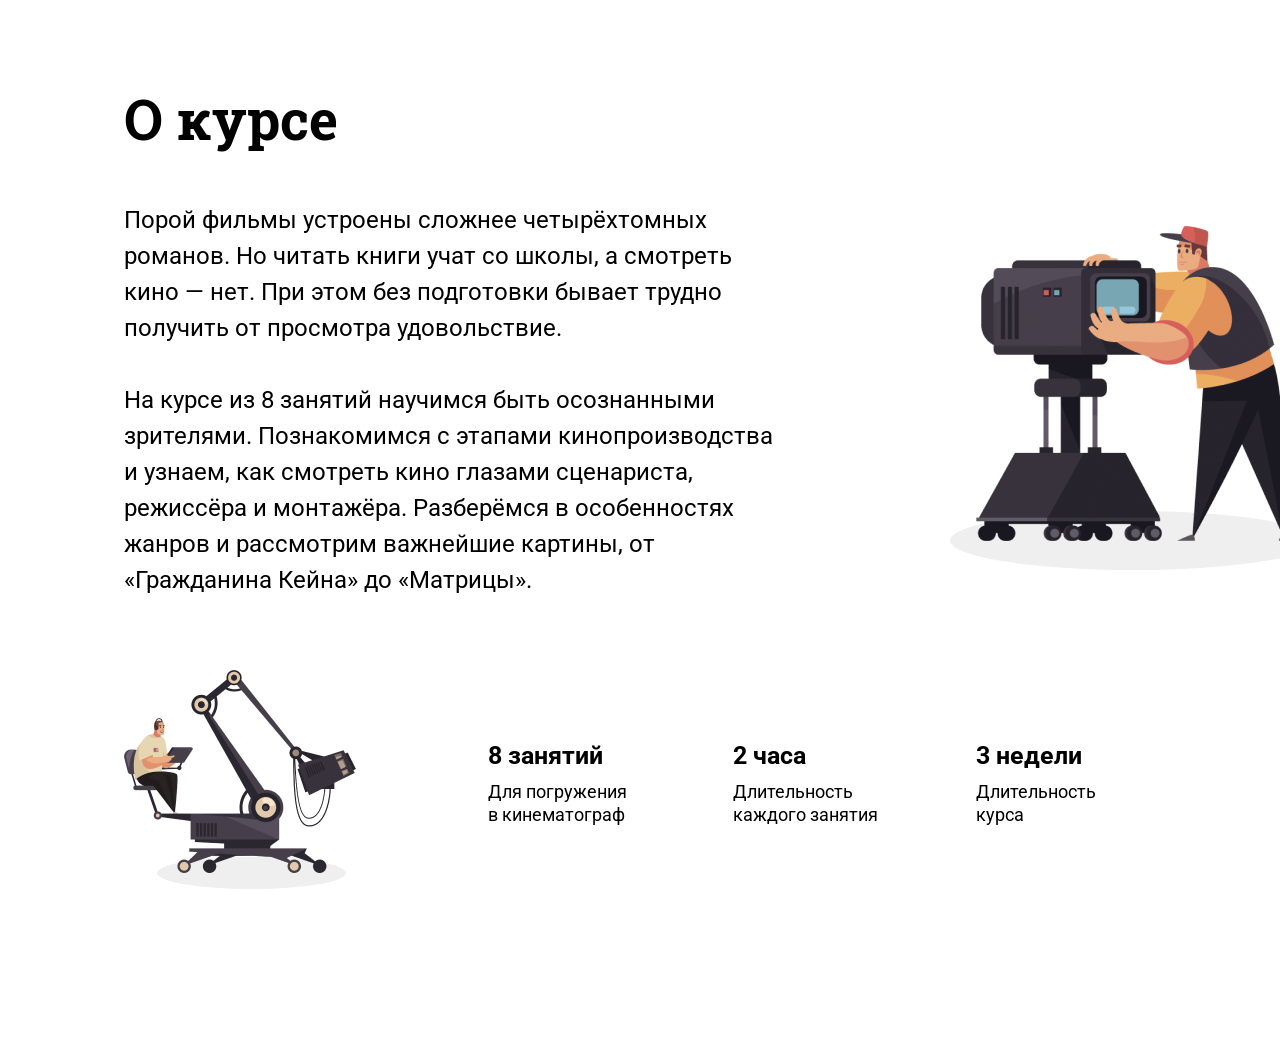
<file: index.html>
<!DOCTYPE html>
<html lang="en">
    <head>
        <meta charset="UTF-8">
        <meta http-equiv="X-UA-Compatible" content="IE=edge">
        <meta name="viewport" content="width=device-width, initial-scale=1.0">
        <link rel="stylesheet" href="style.css">
        <title>Figma Project</title>
    </head>
    <body>
        <div class="container">
            <h1>О курсе</h1>
            <p>Порой фильмы устроены сложнее четырёхтомных романов. Но читать книги учат со школы, а смотреть кино — нет. При этом без подготовки бывает трудно получить от просмотра удовольствие.<br><br>
            На курсе из 8 занятий научимся быть осознанными зрителями. Познакомимся с этапами кинопроизводства и узнаем, как смотреть кино глазами сценариста, режиссёра и монтажёра. Разберёмся в особенностях жанров и рассмотрим важнейшие картины, от «Гражданина Кейна» до «Матрицы».</p>

            <img class="picture1" src="/image/photo1.png" alt="picture1">
            <div class="ellipse1"></div>
            <div class="ellipse2"></div>
            <img class="picture2" src="/image/photo2.png" alt="picture2">

            <section>
                <div class="one">
                    <h2>8 занятий</h2>
                    <p>Для погружения в кинематограф</p>
                </div>

                <div class="two">
                    <h2>2 часа</h2>
                    <p>Длительность каждого занятия</p>
                </div>

                <div class="three">
                    <h2>3 недели</h2>
                    <p>Длительность курса</p>
                </div>
            </section>
         </div>
    </body>
</html>
</file>
<file: style.css>
@import url('https://fonts.googleapis.com/css2?family=Roboto+Slab:wght@100;200;300;400;500;600;700;800;900&display=swap');
@import url('https://fonts.googleapis.com/css2?family=Roboto:wght@100;300;400;500;700;900&display=swap');

/* CSS FILE */

* {
    margin: 0;
    padding: 0;
    box-sizing: border-box;
}

.container {
    position: relative;
    width: 1440px;
    height: 1046px;
    font-family: 'Roboto';
}

h1 {
    position: absolute;
    width: 365px;
    height: 93px;
    left: 124px;
    top: 91px;
    font-family: 'Roboto Slab';
    font-style: normal;
    font-weight: bold;
    font-size: 55px;
    line-height: 101.38%;
}

p {
    position: absolute;
    width: 662px;
    height: 374px;
    left: 124px;
    top: 202px;
    font-style: normal;
    font-weight: normal;
    font-size: 24px;
    line-height: 150%;
}

.picture1 {
    position: absolute;
    width: 314px;
    height: 315px;
    left: 976px;
    top: 226px;
}

.ellipse1 {
    position: absolute;
    width: 366px;
    height: 59px;
    border-radius: 366%;
    left: 950px;
    top: 511px;
    z-index: -1;
    background: #EFEFEF;
}

.picture2 {
    position: absolute;
    width: 232px;
    height: 203px;
    left: 124px;
    top: 670px;
}

.ellipse2 {
    position: absolute;
    width: 189px;
    height: 32px;
    border-radius: 189%;
    left: 157px;
    top: 857px;
    z-index: -1;
    background: #EFEFEF;
    }

section h2{
    font-style: normal;
    font-weight: bold;
    font-size: 25px;
    line-height: 130%;
    width: 150px;
    top: 740px;
    position: absolute;
    height: 39px;
}

section p {
    font-style: normal;
    font-weight: normal;
    font-size: 18px;
    line-height: 130%;
    position: absolute;
    width: 150px;
    height: 39px;
    top: 780px;
}

.one h2 {
    left: 488px;
}

.two h2 {
    left: 733px;
    }

.three h2 {
    left: 976px;
}

.one p {
    left: 488px;
}

.two p {
    left: 733px;   
}

.three p {
    left: 976px;
}

@media (max-width: 834px) {
    .container {
        position: relative;
        width: 834px;
        height: 633px;
        font-family: 'Roboto';
    }
    
    h1 {
        position: absolute;
        width: 211.4px;
        height: 53.86px;
        left: 72px;
        top: 56px;
        font-family: 'Roboto Slab';
        font-style: normal;
        font-weight: bold;
        font-size: 32px;
        line-height: 101.38%;
    }
    
    p {
        position: absolute;
        width: 383.41px;
        height: 216.61px;
        left: 72px;
        top: 120.29px;
        font-family: Roboto;
        font-style: normal;
        font-weight: normal;
        font-size: 14px;
        line-height: 150%;
    }
    
    .picture1 {
        position: absolute;
        width: 181.86px;
        height: 182.44px;
        left: 565.45px;
        top: 134.19px;
    }
    
    .ellipse1 {
        position: absolute;
        width: 211.98px;
        height: 34.17px;
        left: 550.39px;
        top: 299.25px;
        background: #EFEFEF;
    }
    
    .picture2 {
        display: none;
    }
    
    .ellipse2 {
        display: none;
        }
    
    section h2{
        font-style: normal;
        font-weight: bold;
        font-size: 15px;
        line-height: 130%;
        width: 86.88px;
        top: 407px;
        position: absolute;
        height: 22.59px;
    }
    
    section p {
        font-style: normal;
        font-weight: normal;
        font-size: 11px;
        line-height: 130%;
        position: absolute;
        width: 86.88px;
        height: 22.59px;
        top: 430.17px;
    }
    
    .one h2 {
        left: 72px;
    }
    
    .two h2 {
        left: 213.9px;
        }
    
    .three h2 {
        left: 354.63px;
    }
    
    .one p {
        left: 72px;
    }
    
    .two p {
        left: 213.9px; 
    }
    
    .three p {
        left: 354.63px;
    }
}

@media (max-width: 375px) {
    .container {
        position: relative;
        width: 375px;
        height: 776px;
        font-family: 'Roboto';
    }
    
    h1 {
        position: absolute;
        width: 170.08px;
        height: 43.34px;
        left: 36px;
        top: 56px;
        font-family: 'Roboto Slab';
        font-style: normal;
        font-weight: bold;
        font-size: 26px;
        line-height: 101.38%;
    }
    
    p {
        position: absolute;
        width: 308.47px;
        height: 174.27px;
        left: 36px;
        top: 107.72px;
        font-family: 'Roboto';
        font-style: normal;
        font-weight: normal;
        font-size: 12px;
        line-height: 150%;
    }
    
    .picture1 {
        position: absolute;
        width: 146.32px;
        height: 146.78px;
        left: 113.12px;
        top: 338px;
    }
    
    .ellipse1 {
        position: absolute;
        width: 170.55px;
        height: 27.49px;
        left: 101px;
        top: 470.8px;
        background: #EFEFEF;
    }
    
    .picture2 {
        display: none;
    }
    
    .ellipse2 {
        display: none;
    }

    section {
        display: flex;
        justify-content: space-around;
    }

    section h2 {
        font-style: normal;
        font-weight: bold;
        font-size: 12px;
        line-height: 130%;
        width: 69.9px;
        top: 544px;
        position: absolute;
        height: 18.17px;
    }
    
    section p {
        font-style: normal;
        font-weight: normal;
        font-size: 10px;
        line-height: 130%;
        position: absolute;
        width: 86px;
        height: 18px;
        top: 563px;
    }
    
    .one h2 {
        position: absolute;
        width: 69.9px;
        height: 18.17px;
        left: 35px;
        top: 544px;

        font-family: Roboto;
        font-style: normal;
        font-weight: bold;
        font-size: 12px;
        line-height: 130%;
    }
    
    .two h2 {
        position: absolute;
        width: 69.9px;
        height: 18.17px;
        left: 154.16px;
        top: 544px;

        font-family: Roboto;
        font-style: normal;
        font-weight: bold;
        font-size: 12px;
        line-height: 130%;
        }
    
    .three h2 {
        position: absolute;
        width: 69.9px;
        height: 18.17px;
        left: 35px;
        top: 615px;
        font-family: Roboto;
        font-style: normal;
        font-weight: bold;
        font-size: 12px;
        line-height: 130%;
    }
    
    .one p {
        position: absolute;
        width: 86px;
        height: 18px;
        left: 35px;
        top: 563px;
        font-family: Roboto;
        font-style: normal;
        font-weight: normal;
        font-size: 10px;
        line-height: 130%;
    }
    
    .two p {
        position: absolute;
        width: 86.89px;
        height: 18.5px;
        left: 154.33px;
        top: 562.46px;
        font-family: Roboto;
        font-style: normal;
        font-weight: normal;
        font-size: 10px;
        line-height: 130%;
    }
    
    .three p {
        position: absolute;
        width: 76px;
        height: 18px;
        left: 35px;
        top: 634px;
        font-family: Roboto;
        font-style: normal;
        font-weight: normal;
        font-size: 10px;
        line-height: 130%;
    }
}
</file>
